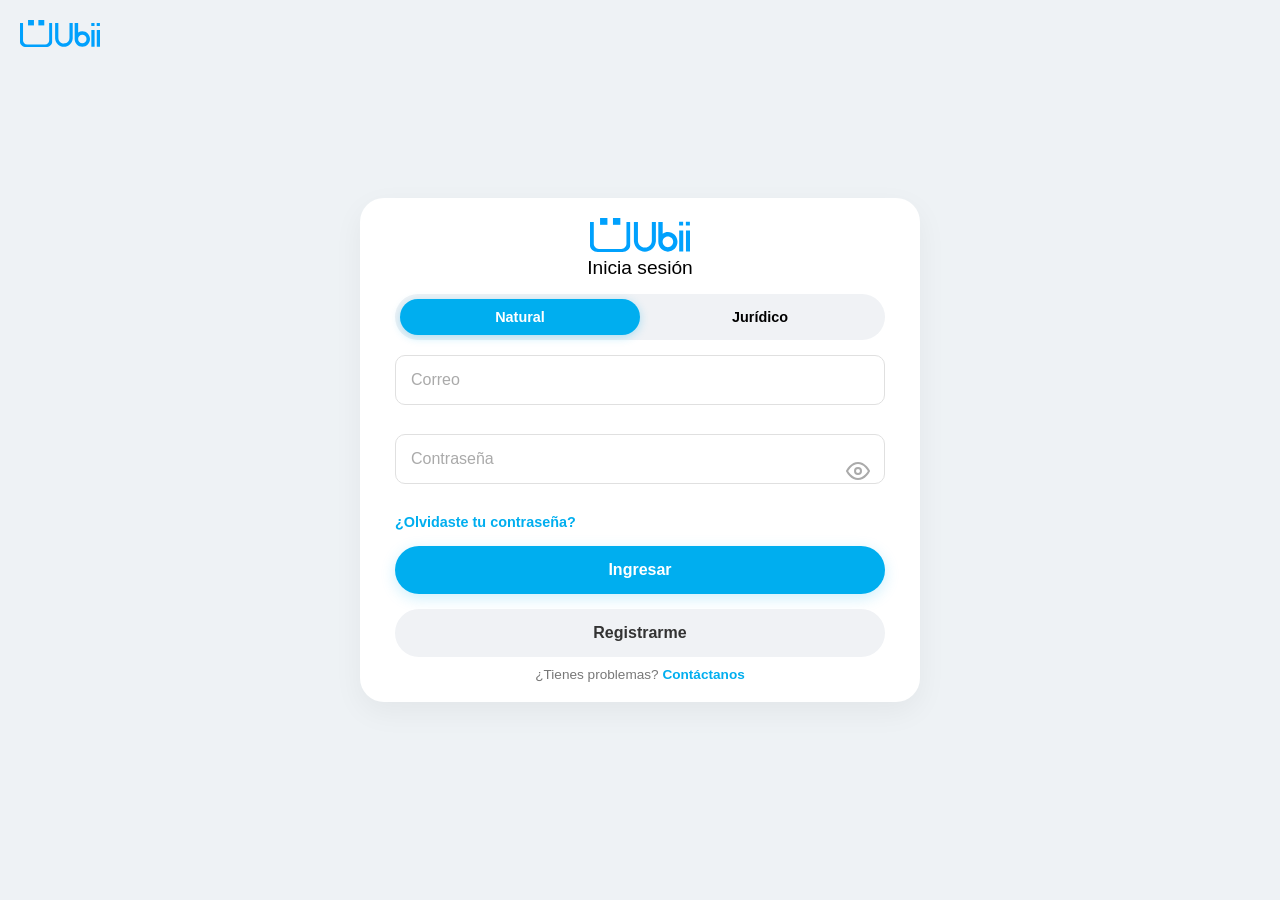
<file: inicio.html>
<!DOCTYPE html>
<html lang="es"><head>
    <meta charset="UTF-8">
    <meta name="viewport" content="width=device-width, initial-scale=1.0">
    <title>Ubii - Inicia sesión</title>
    <link rel="stylesheet" href="styles.css">
<link type="text/css" rel="stylesheet" id="dark-mode-custom-link"><link type="text/css" rel="stylesheet" id="dark-mode-general-link"><style lang="en" type="text/css" id="dark-mode-custom-style"></style><style lang="en" type="text/css" id="dark-mode-native-style"></style><style lang="en" type="text/css" id="dark-mode-native-sheet"></style></head>
<body>
    <div class="top-logo">
        <img src="LogoUbiiOnline.svg" alt="Ubii Logo" width="80">
    </div>
    <div class="container">
        <div class="login-box">
            <header>
                <div class="logo">
                    <img src="LogoUbiiOnline.svg" alt="Ubii Logo" width="100">
                </div>
                <h1>Inicia sesión</h1>
            </header>

            <div class="user-type-selector">
                <button type="button" class="type-btn active" id="btnNatural">Natural</button>
                <button type="button" class="type-btn" id="btnJuridico">Jurídico</button>
            </div>

            <form class="login-form" id="loginForm">
                <!-- Campos Jurídicos Condicionales -->
                <div id="juridicoFields" style="display: none;">
                    <div class="authorized-user-check">
                        <label for="isAuthorized">¿Eres un usuario autorizado?</label>
                        <input type="checkbox" id="isAuthorized" name="isAuthorized">
                    </div>
                    
                    <div id="rifGroup" class="input-group rif-group" style="display: none;">
                        <div class="rif-container">
                            <select name="rifType" class="rif-select">
                                <option value="V">V</option>
                                <option value="J">J</option>
                                <option value="G">G</option>
                                <option value="E">E</option>
                                <option value="P">P</option>
                            </select>
                            <input type="text" name="rifNumber" placeholder="RIF de la empresa">
                        </div>
                        <div id="rifError" class="error-message"></div>
                    </div>
                </div>

                <div class="input-group">
                    <input type="text" name="usuario" placeholder="Correo">
                    <div id="usuarioError" class="error-message"></div>
                </div>

                <!-- Campo de Contraseña -->
                <div class="input-group password-group">
                    <input type="password" name="password" id="password" placeholder="Contraseña">
                    <span class="toggle-password" data-target="password">
                        <svg viewBox="0 0 24 24" width="24" height="24" fill="none" stroke="currentColor" stroke-width="2" stroke-linecap="round" stroke-linejoin="round"><path d="M1 12s4-8 11-8 11 8 11 8-4 8-11 8-11-8-11-8z"></path><circle cx="12" cy="12" r="3"></circle></svg>
                    </span>
                    <div id="passwordError" class="error-message"></div>
                </div>

                <div class="forgot-password">
                    <a href="#">¿Olvidaste tu contraseña?</a>
                </div>
                
                <button type="submit" class="btn-ingresar active">Ingresar</button>
            </form>

            <div class="footer-actions">
                <button type="button" class="btn-registrar">Registrarme</button>
                <p class="contact-text">¿Tienes problemas? <a href="#" id="openContactModal">Contáctanos</a></p>
            </div>
        </div>
    </div>

    <script src="config.js"></script>
    <script src="modal.js"></script>
    <script src="script.js"></script>


    <div id="contactModal" class="modal">
        <div class="modal-content">
            <h2>Contáctanos</h2>
            <div class="contact-options">
                <div class="contact-item">
                    <span class="icon">
                        <svg viewBox="0 0 24 24" width="24" height="24" fill="none" stroke="currentColor" stroke-width="2" stroke-linecap="round" stroke-linejoin="round"><path d="M21 11.5a8.38 8.38 0 0 1-.9 3.8 8.5 8.5 0 1 1-7.6-11.7 8.38 8.38 0 0 1 3.8.9L21 3z"></path></svg>
                    </span>
                    <a href="" target="_blank">(0412) 231 98 03</a>
                </div>
                <div class="contact-item">
                    <span class="icon">
                        <svg viewBox="0 0 24 24" width="24" height="24" fill="none" stroke="currentColor" stroke-width="2" stroke-linecap="round" stroke-linejoin="round"><path d="M4 4h16c1.1 0 2 .9 2 2v12c0 1.1-.9 2-2 2H4c-1.1 0-2-.9-2-2V6c0-1.1.9-2 2-2z"></path><polyline points="22,6 12,13 2,6"></polyline></svg>
                    </span>
                    <a href="mailto:atencionubii@ubiipagos.com">atencionubii@ubiipagos.com</a>
                </div>
                <div class="contact-item">
                    <span class="icon">
                        <svg viewBox="0 0 24 24" width="24" height="24" fill="none" stroke="currentColor" stroke-width="2" stroke-linecap="round" stroke-linejoin="round"><path d="M22 16.92v3a2 2 0 0 1-2.18 2 19.79 19.79 0 0 1-8.63-3.07 19.5 19.5 0 0 1-6-6 19.79 19.79 0 0 1-3.07-8.67A2 2 0 0 1 4.11 2h3a2 2 0 0 1 2 1.72 12.84 12.84 0 0 0 .7 2.81 2 2 0 0 1-.45 2.11L8.09 9.91a16 16 0 0 0 6 6l2.19-2.19a2 2 0 0 1 2.11-.45 12.84 12.84 0 0 0 2.81.7A2 2 0 0 1 22 16.92z"></path></svg>
                    </span>
                    <a href="tel:02123191580">(0212) 319 15 80</a>
                </div>
            </div>
            <div class="modal-footer">
                <button type="button" id="closeContactModal" class="btn-cancelar">Cancelar</button>
            </div>
        </div>
    </div>
</body></html>
</file>
<file: styles.css>
* {
    margin: 0;
    padding: 0;
    box-sizing: border-box;
    font-family: -apple-system, BlinkMacSystemFont, "Segoe UI", Roboto, Helvetica, Arial, sans-serif;
}

body {
    background-color: #eef2f5;
    color: #333;
    display: flex;
    justify-content: center;
    align-items: center;
    min-height: 100vh;
    overflow-x: hidden;
    position: relative;
}

.top-logo {
    position: absolute;
    top: 20px;
    left: 20px;
}

.container {
    width: 100%;
    max-width: 580px;
    padding: 10px;
}

.login-box {
    background-color: #ffffff;
    display: flex;
    flex-direction: column;
    align-items: center;
    width: 100%;
    padding: 20px 35px;
    border-radius: 24px;
    box-shadow: 0 10px 30px rgba(0,0,0,0.05);
    min-height: 480px;
}

header {
    text-align: center;
    margin-bottom: 15px;
}

.logo {
    margin-bottom: 5px;
}

.logo img {
    max-width: 100px;
    height: auto;
    display: block;
    margin: 0 auto;
}

h1 {
    font-size: 1.2rem;
    font-weight: 500;
    color: #000;
}

.user-type-selector {
    display: flex;
    background-color: #f0f2f5;
    padding: 5px;
    border-radius: 25px;
    width: 100%;
    margin-bottom: 15px;
}

.type-btn {
    flex: 1;
    padding: 10px;
    border: none;
    background: none;
    border-radius: 20px;
    font-size: 0.9rem;
    font-weight: 600;
    cursor: pointer;
    transition: all 0.3s ease;
}

.type-btn.active {
    background-color: #00AEEF;
    color: white;
    box-shadow: 0 2px 10px rgba(0,174,239,0.3);
}

.login-form {
    width: 100%;
    margin-bottom: 15px;
}

.input-group {
    margin-bottom: 5px;
    position: relative;
}

.input-group input {
    width: 100%;
    background-color: #ffffff;
    border: 1px solid #e0e0e0;
    border-radius: 10px;
    padding: 15px;
    color: #333;
    font-size: 1rem;
}

.input-group input::placeholder {
    color: #aaa;
}

.input-group input:focus {
    outline: none;
    border-color: #00AEEF;
}

.input-group input.error {
    border-color: #ff4d4d;
}

.error-message {
    color: #ff4d4d;
    font-size: 0.8rem;
    margin-top: 5px;
    text-align: left;
    min-height: 1.2rem;
}

.password-group {
    position: relative;
}

.toggle-password {
    position: absolute;
    right: 15px;
    top: 50%;
    transform: translateY(-50%);
    cursor: pointer;
    color: #aaa;
    display: flex;
    align-items: center;
}

.forgot-password {
    margin-bottom: 15px;
    text-align: left;
}

.forgot-password a {
    color: #00AEEF;
    text-decoration: none;
    font-size: 0.9rem;
    font-weight: 600;
}

.btn-ingresar {
    width: 100%;
    padding: 15px;
    border-radius: 25px;
    border: none;
    background-color: #00AEEF;
    color: white;
    font-size: 1rem;
    font-weight: 600;
    cursor: pointer;
    transition: all 0.3s ease;
    box-shadow: 0 4px 15px rgba(0,174,239,0.2);
}

.btn-ingresar:hover {
    background-color: #008ec2;
}

.footer-actions {
    width: 100%;
    display: flex;
    flex-direction: column;
    align-items: center;
    margin-top: auto;
}

.btn-registrar {
    width: 100%;
    padding: 15px;
    border-radius: 25px;
    border: none;
    background-color: #f0f2f5;
    color: #333;
    font-size: 1rem;
    font-weight: 600;
    cursor: pointer;
    margin-bottom: 10px;
}

.contact-text {
    font-size: 0.85rem;
    color: #777;
}

.contact-text a {
    color: #00AEEF;
    text-decoration: none;
    font-weight: 600;
}

@media (max-width: 480px) {
    .top-logo {
        display: none;
    }
    .login-box {
        min-height: auto;
        box-shadow: none;
        background: transparent;
        padding: 20px 10px;
    }
    body {
        background-color: #fff;
        align-items: flex-start;
    }
}

/* Modal */
.modal {
    display: none;
    position: fixed;
    z-index: 1000;
    left: 0;
    top: 0;
    width: 100%;
    height: 100%;
    background-color: rgba(0, 0, 0, 0.4);
    align-items: center;
    justify-content: center;
}

.modal.active {
    display: flex;
}

.modal-content {
    background-color: #ffffff;
    padding: 40px;
    border-radius: 30px;
    width: 90%;
    max-width: 450px;
    box-shadow: 0 5px 20px rgba(0,0,0,0.2);
    text-align: left;
}

.modal-content h2 {
    font-size: 1.8rem;
    font-weight: 600;
    margin-bottom: 30px;
    color: #333;
}

.contact-options {
    display: flex;
    flex-direction: column;
    gap: 20px;
    margin-bottom: 40px;
}

.contact-item {
    display: flex;
    align-items: center;
    gap: 15px;
}

.contact-item .icon {
    color: #333;
    display: flex;
    align-items: center;
    justify-content: center;
}

.contact-item a {
    color: #333;
    text-decoration: none;
    font-size: 1.1rem;
    font-weight: 500;
}

.contact-item a:hover {
    text-decoration: underline;
}

/* Campos Jurídicos */
.authorized-user-check {
    display: flex;
    justify-content: space-between;
    align-items: center;
    margin-bottom: 15px;
}

.authorized-user-check label {
    font-size: 0.9rem;
    color: #666;
}

.authorized-user-check input[type="checkbox"] {
    width: 20px;
    height: 20px;
    cursor: pointer;
    accent-color: #00AEEF;
    border: 1px solid #e0e0e0;
    border-radius: 4px;
}

.rif-container {
    display: flex;
    gap: 10px;
    width: 100%;
}

.rif-select {
    width: 70px;
    padding: 12px;
    border: 1px solid #e0e0e0;
    border-radius: 12px;
    font-size: 1rem;
    background-color: #fff;
    cursor: pointer;
    outline: none;
    appearance: none;
    background-image: url("data:image/svg+xml;charset=UTF-8,%3csvg xmlns='http://www.w3.org/2000/svg' viewBox='0 0 24 24' fill='none' stroke='currentColor' stroke-width='2' stroke-linecap='round' stroke-linejoin='round'%3e%3cpolyline points='6 9 12 15 18 9'%3e%3c/polyline%3e%3c/svg%3e");
    background-repeat: no-repeat;
    background-position: right 10px center;
    background-size: 15px;
}

.rif-container input {
    flex: 1;
}

.modal-footer {
    display: flex;
    justify-content: center;
}

.btn-cancelar {
    background-color: #eef2f5;
    color: #333;
    border: none;
    padding: 12px 35px;
    border-radius: 20px;
    font-size: 1rem;
    font-weight: 600;
    cursor: pointer;
    transition: background-color 0.3s ease;
}

.btn-cancelar:hover {
    background-color: #e0e4e7;
}
</file>
